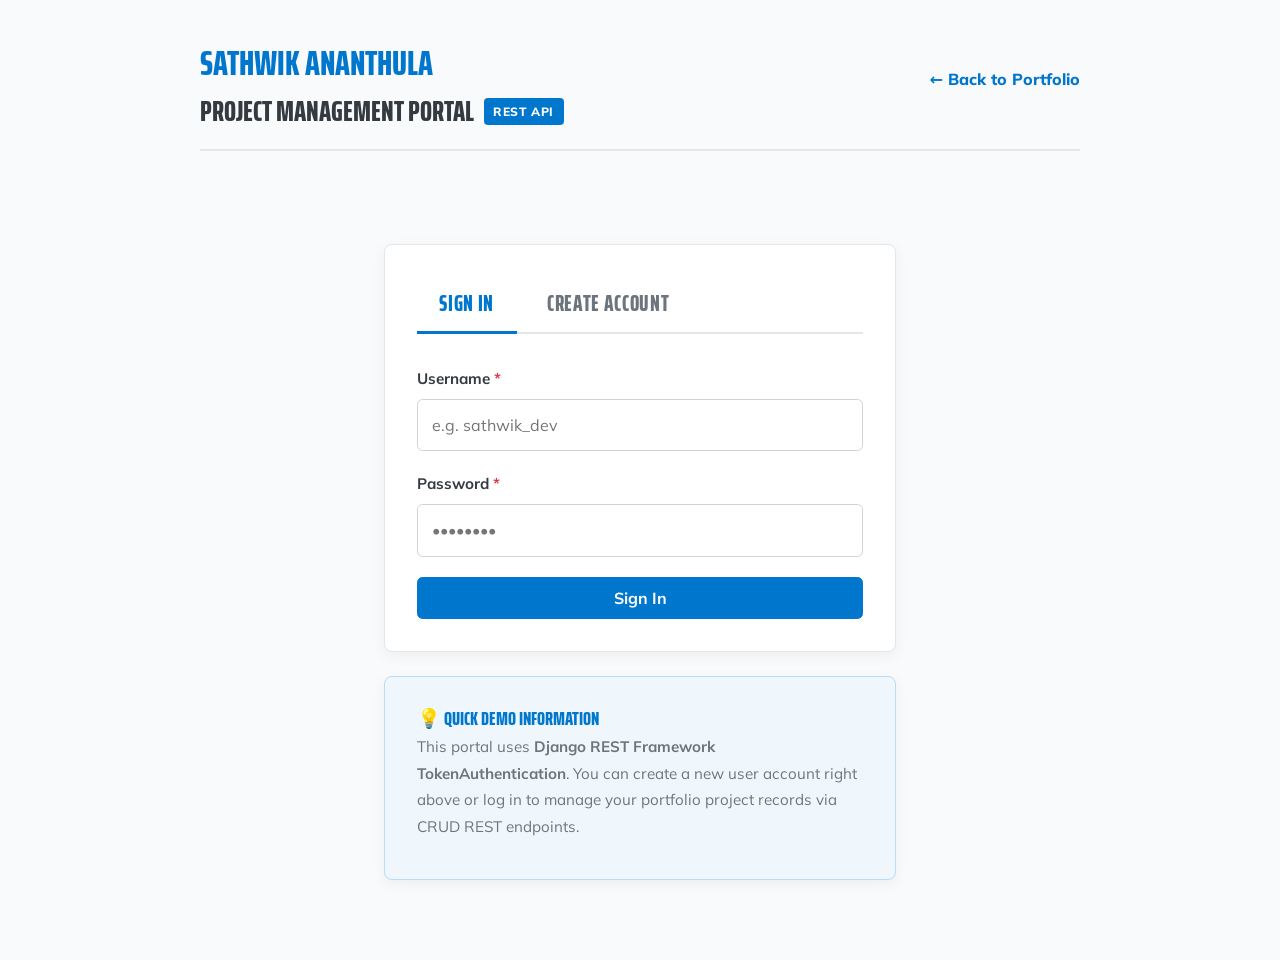
<file: admin.html>
<!DOCTYPE html>
<html lang="en">
<head>
  <meta charset="UTF-8">
  <meta name="viewport" content="width=device-width, initial-scale=1">
  <title>Admin Portal & Project Management | Sathwik Ananthula</title>
  <meta name="description" content="Manage portfolio projects with REST API and Token Authentication">
  <link rel="icon" href="data:image/svg+xml,<svg xmlns='http://www.w3.org/2000/svg' viewBox='0 0 100 100'><text y='.9em' font-size='90'>⚙️</text></svg>">
  <link rel="preconnect" href="https://fonts.googleapis.com">
  <link rel="preconnect" href="https://fonts.gstatic.com" crossorigin>
  <link href="https://fonts.googleapis.com/css2?family=Mulish:wght@400;600;800&family=Saira+Extra+Condensed:wght@500;800&display=swap" rel="stylesheet">
  <link rel="stylesheet" href="assign-1.css">
  <style>
    /* Admin portal specific tweaks */
    body { background-color: #f8fafc; }
    .admin-wrapper { max-width: 58rem; margin: 0 auto; padding: 2rem 1.5rem 5rem; }
    .api-badge { background: #0077cc; color: #fff; font-size: 0.75rem; padding: 0.2rem 0.6rem; border-radius: 4px; font-weight: 800; letter-spacing: 0.05em; text-transform: uppercase; }
  </style>
</head>
<body>

  <div class="admin-wrapper">
    <header class="admin-header">
      <div>
        <a class="brand" href="index.html" style="display:inline-block; font-family: var(--font-head); font-size: 2.2rem; font-weight: 800; color: var(--blue); text-decoration: none; text-transform: uppercase; margin-bottom: 0.25rem;">
          Sathwik <span>Ananthula</span>
        </a>
        <div style="display: flex; align-items: center; gap: 0.6rem;">
          <h1 style="font-size: 1.8rem; margin: 0;">Project Management Portal</h1>
          <span class="api-badge">REST API</span>
        </div>
      </div>
      <div>
        <a href="index.html" class="back-link">← Back to Portfolio</a>
      </div>
    </header>

    <!-- ==============================================
         AUTHENTICATION SECTION (Login & Registration)
         ============================================== -->
    <section id="authSection">
      <div id="authAlert" class="alert" hidden></div>

      <div class="card" style="max-width: 32rem; margin: 0 auto;">
        <div class="auth-tabs">
          <button id="tabLogin" class="auth-tab-btn is-active" type="button">Sign In</button>
          <button id="tabRegister" class="auth-tab-btn" type="button">Create Account</button>
        </div>

        <!-- Login Form -->
        <div id="loginFormWrap">
          <form id="loginForm">
            <div class="form-group">
              <label class="form-label" for="loginUsername">Username <span class="req">*</span></label>
              <input type="text" id="loginUsername" class="form-control" placeholder="e.g. sathwik_dev" required autocomplete="username">
            </div>
            <div class="form-group">
              <label class="form-label" for="loginPassword">Password <span class="req">*</span></label>
              <input type="password" id="loginPassword" class="form-control" placeholder="••••••••" required autocomplete="current-password">
            </div>
            <button type="submit" class="btn btn-primary" style="width: 100%;">Sign In</button>
          </form>
        </div>

        <!-- Registration Form -->
        <div id="registerFormWrap" hidden>
          <form id="registerForm">
            <div class="form-group">
              <label class="form-label" for="regUsername">Username <span class="req">*</span></label>
              <input type="text" id="regUsername" class="form-control" placeholder="e.g. demo_user" required autocomplete="username">
            </div>
            <div class="form-group">
              <label class="form-label" for="regEmail">Email Address <span class="req">*</span></label>
              <input type="email" id="regEmail" class="form-control" placeholder="demo@example.com" required autocomplete="email">
            </div>
            <div class="form-group">
              <label class="form-label" for="regPassword">Password <span class="req">*</span></label>
              <input type="password" id="regPassword" class="form-control" placeholder="Minimum 8 characters with numbers" required autocomplete="new-password">
            </div>
            <button type="submit" class="btn btn-primary" style="width: 100%;">Register Account</button>
          </form>
        </div>
      </div>

      <!-- Testing & Demo Helper Card -->
      <div class="card" style="max-width: 32rem; margin: 1.5rem auto 0; background: #f0f7fc; border-color: #b9dcf7;">
        <h3 style="font-size: 1.2rem; margin-top: 0; color: var(--blue);">💡 Quick Demo Information</h3>
        <p style="font-size: 0.95rem; margin: 0.4rem 0;">
          This portal uses <strong>Django REST Framework TokenAuthentication</strong>.
          You can create a new user account right above or log in to manage your portfolio project records via CRUD REST endpoints.
        </p>
      </div>
    </section>

    <!-- ==============================================
         PROTECTED DASHBOARD SECTION (CRUD Projects)
         ============================================== -->
    <section id="dashboardSection" hidden>
      <div class="dashboard-user-bar">
        <span id="userInfoSpan" class="dashboard-user-info">Authenticated</span>
        <button id="logoutBtn" class="btn btn-sm btn-outline" type="button">Sign Out</button>
      </div>

      <div id="dashboardAlert" class="alert" hidden></div>

      <!-- Create Project Card -->
      <div class="card">
        <h2 class="card-title">Create New Portfolio Project</h2>
        <form id="createProjectForm">
          <div class="form-row">
            <div class="form-group">
              <label class="form-label" for="projectTitle">Project Title <span class="req">*</span></label>
              <input type="text" id="projectTitle" class="form-control" placeholder="e.g. AI Threat Detection" required>
            </div>
            <div class="form-group">
              <label class="form-label" for="projectTechnologies">Technologies Used <span class="req">*</span></label>
              <input type="text" id="projectTechnologies" class="form-control" placeholder="e.g. Python, Django, TensorFlow" required>
            </div>
          </div>
          <div class="form-group">
            <label class="form-label" for="projectDescription">Project Description <span class="req">*</span></label>
            <textarea id="projectDescription" class="form-control" rows="3" placeholder="Provide a concise summary of what this project does and key features..." required></textarea>
          </div>
          <div class="form-row">
            <div class="form-group">
              <label class="form-label" for="projectGithub">GitHub Repository URL (Optional)</label>
              <input type="url" id="projectGithub" class="form-control" placeholder="https://github.com/sathwik3404-dev/...">
            </div>
            <div class="form-group">
              <label class="form-label" for="projectDemo">Live Demo URL (Optional)</label>
              <input type="url" id="projectDemo" class="form-control" placeholder="https://...">
            </div>
          </div>
          <button type="submit" class="btn btn-primary">Publish Project</button>
        </form>
      </div>

      <!-- Manage Projects List -->
      <div class="card">
        <div style="display: flex; justify-content: space-between; align-items: center; margin-bottom: 1.25rem;">
          <h2 class="card-title" style="margin: 0;">Your Managed Projects</h2>
          <span style="font-size: 0.9rem; color: var(--muted);">Synced with Django REST API</span>
        </div>
        <div id="projectsList">
          <div class="empty-state">
            <span class="spinner spinner-dark"></span>
            <p>Loading projects...</p>
          </div>
        </div>
      </div>
    </section>

  </div>

  <!-- ==============================================
       EDIT PROJECT MODAL
       ============================================== -->
  <div id="editModal" class="modal-overlay" hidden>
    <div class="modal-content">
      <div class="modal-header">
        <h2 style="font-size: 1.6rem; margin: 0; color: var(--ink);">Edit Portfolio Project</h2>
        <button id="closeEditModal" class="modal-close" type="button" aria-label="Close modal">&times;</button>
      </div>
      <form id="editProjectForm">
        <input type="hidden" id="editProjectId">
        <div class="form-group">
          <label class="form-label" for="editProjectTitle">Project Title <span class="req">*</span></label>
          <input type="text" id="editProjectTitle" class="form-control" required>
        </div>
        <div class="form-group">
          <label class="form-label" for="editProjectTechnologies">Technologies Used <span class="req">*</span></label>
          <input type="text" id="editProjectTechnologies" class="form-control" required>
        </div>
        <div class="form-group">
          <label class="form-label" for="editProjectDescription">Project Description <span class="req">*</span></label>
          <textarea id="editProjectDescription" class="form-control" rows="3" required></textarea>
        </div>
        <div class="form-group">
          <label class="form-label" for="editProjectGithub">GitHub Repository URL</label>
          <input type="url" id="editProjectGithub" class="form-control">
        </div>
        <div class="form-group">
          <label class="form-label" for="editProjectDemo">Live Demo URL</label>
          <input type="url" id="editProjectDemo" class="form-control">
        </div>
        <div style="display: flex; gap: 0.75rem; justify-content: flex-end; margin-top: 1.5rem;">
          <button id="cancelEditBtn" type="button" class="btn btn-secondary">Cancel</button>
          <button type="submit" class="btn btn-primary">Save Changes</button>
        </div>
      </form>
    </div>
  </div>

  <script src="admin.js"></script>
</body>
</html>
</file>
<file: assign-1.css>
:root {
  --blue: #0077cc;
  --ink: #343a40;
  --muted: #6c757d;
  --line: #e3e7ea;
  --side-w: 20rem;
  --font-head: "Saira Extra Condensed", "Arial Narrow", Impact, sans-serif;
  --font-body: "Mulish", system-ui, -apple-system, "Segoe UI", sans-serif;
}

*, *::before, *::after { box-sizing: border-box; }
html { scroll-behavior: smooth; }
body { margin: 0; color: var(--muted); background: #fff; font-family: var(--font-body); font-size: 1.1rem; line-height: 1.75; }
a { color: var(--blue); }
:focus-visible { outline: 3px solid #f0b429; outline-offset: 3px; }
.skip { position: absolute; left: -999px; top: 0; background: var(--ink); color: #fff; padding: .5rem 1rem; z-index: 50; }
.skip:focus { left: 0; }

/* Sidebar */
.sidebar { position: fixed; inset: 0 auto 0 0; width: var(--side-w); background: var(--blue); display: flex; flex-direction: column; align-items: center; justify-content: center; gap: 2rem; padding: 2rem 1rem; overflow-y: auto; }
.brand, .nav-toggle { display: none; }
.avatar { width: 12rem; height: 12rem; border-radius: 50%; border: 8px solid rgba(255, 255, 255, .3); background: #0a5fa3; color: #fff; display: grid; place-items: center; font-family: var(--font-head); font-weight: 800; font-size: 4.5rem; letter-spacing: .04em; object-fit: cover; }
.avatar-wrap {
  width: 12rem;
  height: 12rem;
  border-radius: 50%;
  border: 8px solid rgba(255, 255, 255, .3);
  background: #fff;
  overflow: hidden;
  flex-shrink: 0;
}
.avatar-wrap img {
  display: block;
  width: 100%;
  height: 100%;
  object-fit: cover;
  object-position: 50% 0;
  transform: translateY(-6%) scale(1.3);
  transform-origin: 50% 6%;
}
.nav ul { list-style: none; margin: 0; padding: 0; text-align: center; }
.nav a { display: block; padding: .6rem 0; color: rgba(255, 255, 255, .65); text-decoration: none; font-weight: 800; font-size: 1.05rem; letter-spacing: .04em; text-transform: uppercase; transition: color .2s; }
.nav a:hover, .nav a.is-active { color: #fff; }

/* Main */
main { margin-left: var(--side-w); padding: 0 5rem; }
.block { max-width: 52rem; padding: 6rem 0; border-top: 1px solid var(--line); scroll-margin-top: 0; }
.block:first-child { border-top: 0; padding-top: 7rem; }
h1, h2, h3 { font-family: var(--font-head); color: var(--ink); text-transform: uppercase; line-height: .95; margin: 0; }
h1 { font-size: clamp(3.5rem, 9vw, 7rem); font-weight: 800; }
h1 span { color: var(--blue); }
h2 { font-size: clamp(2.5rem, 5vw, 3.5rem); font-weight: 800; margin-bottom: 1.5rem; }
h3 { font-size: 1.7rem; font-weight: 800; margin-bottom: .4rem; }
.meta { font-family: var(--font-head); font-weight: 500; font-size: 1.6rem; text-transform: uppercase; color: var(--ink); margin: .75rem 0 2.5rem; line-height: 1.2; }
.lead { margin: 0 0 2rem; }

/* Social */
.social { list-style: none; margin: 2.5rem 0 0; padding: 0; display: flex; gap: 1.25rem; }
.social a { display: grid; place-items: center; width: 4.4rem; height: 4.4rem; border-radius: 50%; background: #495057; transition: background .2s; }
.social a:hover { background: var(--blue); }
.social svg { width: 2rem; height: 2rem; fill: #fff; }
.social svg.stroke { fill: none; stroke: #fff; stroke-width: 2; stroke-linecap: round; stroke-linejoin: round; }

/* Skills */
.skills { margin: 0; }
.skills div { display: grid; grid-template-columns: 12rem 1fr; gap: 1rem; padding: .85rem 0; border-bottom: 1px solid var(--line); }
.skills dt { color: var(--ink); font-weight: 800; }
.skills dd { margin: 0; }

/* Projects */
.filters { display: flex; flex-wrap: wrap; gap: .5rem; margin-bottom: 1.5rem; }
.chip { font: inherit; font-size: 1rem; font-weight: 600; color: var(--ink); background: transparent; border: 1px solid #ced4da; border-radius: 999px; padding: .25rem 1.1rem; cursor: pointer; line-height: 1.6; }
.chip:hover { border-color: var(--blue); }
.chip.is-active { background: var(--blue); border-color: var(--blue); color: #fff; }
.projects { display: grid; grid-template-columns: repeat(2, 1fr); gap: 1.25rem; }
.project { border: 1px solid var(--line); border-top: 4px solid var(--blue); border-radius: .4rem; padding: 1.5rem; display: flex; flex-direction: column; }
.project[hidden] { display: none; }
.project p { margin: 0 0 1rem; font-size: 1rem; line-height: 1.65; }
.project .tech { color: var(--ink); font-weight: 800; margin-top: auto; }
.link { font-weight: 800; font-size: 1rem; }

/* Education and lists */
.timeline { list-style: none; margin: 0; padding: 0; }
.timeline li { display: grid; grid-template-columns: 1fr auto; gap: 0 1rem; padding: 1rem 0; border-bottom: 1px solid var(--line); }
.timeline p { margin: 0; grid-column: 1; }
.timeline span { grid-column: 2; grid-row: 1 / span 2; align-self: center; color: var(--blue); font-weight: 800; }
.plain { margin: 0; padding-left: 1.2rem; }
.plain li { margin-bottom: .6rem; }

.site-footer { padding: 2rem 0 3rem; border-top: 1px solid var(--line); font-size: .95rem; }
.site-footer p { margin: 0; }

/* Tablet and mobile: sidebar becomes a top bar */
@media (max-width: 900px) {
  html { scroll-padding-top: 4.5rem; }
  .sidebar { position: sticky; top: 0; inset: auto; width: 100%; z-index: 30; flex-direction: row; flex-wrap: wrap; justify-content: space-between; gap: 0; padding: .75rem 1.25rem; overflow: visible; }
  .avatar, .avatar-wrap { display: none; }
  .brand { display: block; color: #fff; text-decoration: none; font-family: var(--font-head); font-weight: 800; font-size: 1.6rem; text-transform: uppercase; }
  .nav-toggle { display: inline-block; font: inherit; font-weight: 800; color: #fff; background: transparent; border: 2px solid rgba(255, 255, 255, .6); border-radius: 999px; padding: .2rem 1rem; cursor: pointer; }
  .nav { display: none; width: 100%; padding-top: .5rem; }
  .nav.is-open { display: block; }
  .nav ul { text-align: left; }
  main { margin-left: 0; padding: 0 1.25rem; }
  .block { padding: 4rem 0; }
  .block:first-child { padding-top: 3rem; }
}
@media (max-width: 640px) {
  .projects { grid-template-columns: 1fr; }
  .skills div { grid-template-columns: 1fr; gap: 0; }
  .meta { font-size: 1.3rem; }
  .social a { width: 3.6rem; height: 3.6rem; }
}
@media (prefers-reduced-motion: reduce) {
  html { scroll-behavior: auto; }
}

/* ==========================================================
   Admin Portal, Dashboard & Form Styling (Assignment 2)
   ========================================================== */
.nav .nav-admin {
  margin-top: 1rem;
  padding: .5rem 1rem;
  background: rgba(255, 255, 255, .15);
  border-radius: 999px;
  border: 1px solid rgba(255, 255, 255, .4);
  color: #fff;
  transition: all .2s ease;
}
.nav .nav-admin:hover {
  background: #fff;
  color: var(--blue);
}

.chip-admin {
  background: #eef7ff;
  border-color: var(--blue);
  color: var(--blue);
  display: inline-flex;
  align-items: center;
  gap: .35rem;
}
.chip-admin:hover {
  background: var(--blue);
  color: #fff;
}

.admin-container {
  max-width: 56rem;
  padding: 3rem 0 6rem;
}

.admin-header {
  display: flex;
  justify-content: space-between;
  align-items: center;
  flex-wrap: wrap;
  gap: 1rem;
  margin-bottom: 2.5rem;
  padding-bottom: 1.5rem;
  border-bottom: 2px solid var(--line);
}
.admin-header h1 {
  font-size: 2.8rem;
  margin: 0;
}
.back-link {
  font-weight: 800;
  text-decoration: none;
  font-size: 1rem;
  display: inline-flex;
  align-items: center;
  gap: .4rem;
}
.back-link:hover { text-decoration: underline; }

.auth-tabs {
  display: flex;
  gap: .5rem;
  margin-bottom: 2rem;
  border-bottom: 2px solid var(--line);
}
.auth-tab-btn {
  font-family: var(--font-head);
  font-size: 1.4rem;
  font-weight: 800;
  text-transform: uppercase;
  letter-spacing: .03em;
  padding: .6rem 1.4rem;
  border: none;
  background: transparent;
  color: var(--muted);
  cursor: pointer;
  border-bottom: 3px solid transparent;
  margin-bottom: -2px;
  transition: all .2s;
}
.auth-tab-btn:hover { color: var(--ink); }
.auth-tab-btn.is-active {
  color: var(--blue);
  border-bottom-color: var(--blue);
}

.card {
  background: #fff;
  border: 1px solid var(--line);
  border-radius: .5rem;
  padding: 2rem;
  box-shadow: 0 4px 14px rgba(0, 0, 0, .05);
  margin-bottom: 2rem;
}

.card-title {
  font-size: 1.8rem;
  margin-top: 0;
  margin-bottom: 1rem;
  color: var(--ink);
}

.form-group {
  margin-bottom: 1.25rem;
}
.form-label {
  display: block;
  font-weight: 700;
  font-size: .95rem;
  color: var(--ink);
  margin-bottom: .4rem;
}
.form-label .req {
  color: #dc3545;
}
.form-control {
  width: 100%;
  padding: .7rem .9rem;
  font: inherit;
  font-size: 1rem;
  border: 1.5px solid #ced4da;
  border-radius: .35rem;
  color: var(--ink);
  background: #fff;
  transition: border-color .15s ease-in-out, box-shadow .15s ease-in-out;
}
.form-control:focus {
  outline: none;
  border-color: var(--blue);
  box-shadow: 0 0 0 3px rgba(0, 119, 204, .2);
}
textarea.form-control {
  resize: vertical;
  min-height: 5.5rem;
}

.form-row {
  display: grid;
  grid-template-columns: 1fr 1fr;
  gap: 1.25rem;
}
@media (max-width: 600px) {
  .form-row { grid-template-columns: 1fr; }
}

.btn {
  font-family: var(--font-body);
  font-weight: 700;
  font-size: 1rem;
  padding: .65rem 1.4rem;
  border-radius: .35rem;
  border: 1px solid transparent;
  cursor: pointer;
  display: inline-flex;
  align-items: center;
  justify-content: center;
  gap: .5rem;
  transition: all .2s ease;
  text-decoration: none;
}
.btn:disabled {
  opacity: .6;
  cursor: not-allowed;
}
.btn-primary {
  background: var(--blue);
  color: #fff;
  border-color: var(--blue);
}
.btn-primary:hover:not(:disabled) {
  background: #005fa3;
  border-color: #005fa3;
}
.btn-secondary {
  background: #6c757d;
  color: #fff;
  border-color: #6c757d;
}
.btn-secondary:hover:not(:disabled) {
  background: #5a6268;
}
.btn-outline {
  background: transparent;
  color: var(--ink);
  border-color: #ced4da;
}
.btn-outline:hover:not(:disabled) {
  border-color: var(--blue);
  color: var(--blue);
}
.btn-danger {
  background: #dc3545;
  color: #fff;
  border-color: #dc3545;
}
.btn-danger:hover:not(:disabled) {
  background: #bd2130;
}
.btn-sm {
  padding: .35rem .8rem;
  font-size: .85rem;
}

.alert {
  padding: .9rem 1.2rem;
  border-radius: .4rem;
  margin-bottom: 1.5rem;
  font-size: .95rem;
  line-height: 1.5;
  display: flex;
  align-items: flex-start;
  gap: .75rem;
}
.alert-success {
  background: #d4edda;
  color: #155724;
  border: 1px solid #c3e6cb;
}
.alert-error {
  background: #f8d7da;
  color: #721c24;
  border: 1px solid #f5c6cb;
}
.alert-info {
  background: #d1ecf1;
  color: #0c5460;
  border: 1px solid #bee5eb;
}

.dashboard-user-bar {
  display: flex;
  justify-content: space-between;
  align-items: center;
  flex-wrap: wrap;
  gap: 1rem;
  background: #f8f9fa;
  border: 1px solid var(--line);
  border-radius: .5rem;
  padding: 1rem 1.5rem;
  margin-bottom: 2rem;
}
.dashboard-user-info {
  font-size: 1.05rem;
  color: var(--ink);
}
.dashboard-user-info strong {
  color: var(--blue);
}

.project-item {
  border: 1px solid var(--line);
  border-left: 5px solid var(--blue);
  border-radius: .4rem;
  padding: 1.4rem;
  background: #fff;
  margin-bottom: 1.25rem;
  display: flex;
  flex-direction: column;
  gap: .6rem;
  transition: box-shadow .2s;
}
.project-item:hover {
  box-shadow: 0 4px 12px rgba(0, 0, 0, .06);
}
.project-item-header {
  display: flex;
  justify-content: space-between;
  align-items: flex-start;
  flex-wrap: wrap;
  gap: .5rem;
}
.project-item h3 {
  font-size: 1.4rem;
  margin: 0;
  color: var(--ink);
}
.project-actions {
  display: flex;
  gap: .5rem;
}
.badge {
  display: inline-block;
  font-size: .8rem;
  font-weight: 700;
  padding: .2rem .6rem;
  border-radius: 999px;
  background: #e9ecef;
  color: var(--ink);
}
.badge-blue {
  background: #e1f0fa;
  color: var(--blue);
}

.empty-state {
  text-align: center;
  padding: 3rem 1rem;
  color: var(--muted);
  border: 2px dashed var(--line);
  border-radius: .5rem;
}

.spinner {
  width: 1.2rem;
  height: 1.2rem;
  border: 2px solid rgba(255, 255, 255, .3);
  border-top-color: #fff;
  border-radius: 50%;
  animation: spin .8s linear infinite;
  display: inline-block;
}
.spinner-dark {
  border-color: rgba(0, 0, 0, .15);
  border-top-color: var(--blue);
}
@keyframes spin {
  to { transform: rotate(360deg); }
}

/* Modal for Edit */
.modal-overlay {
  position: fixed;
  inset: 0;
  background: rgba(0, 0, 0, .6);
  display: flex;
  align-items: center;
  justify-content: center;
  z-index: 1000;
  padding: 1rem;
}
.modal-overlay[hidden] {
  display: none;
}
.modal-content {
  background: #fff;
  width: 100%;
  max-width: 40rem;
  max-height: 90vh;
  overflow-y: auto;
  border-radius: .6rem;
  padding: 2rem;
  box-shadow: 0 10px 30px rgba(0, 0, 0, .2);
}
.modal-header {
  display: flex;
  justify-content: space-between;
  align-items: center;
  margin-bottom: 1.5rem;
}
.modal-close {
  background: transparent;
  border: none;
  font-size: 1.8rem;
  line-height: 1;
  color: var(--muted);
  cursor: pointer;
}
</file>
